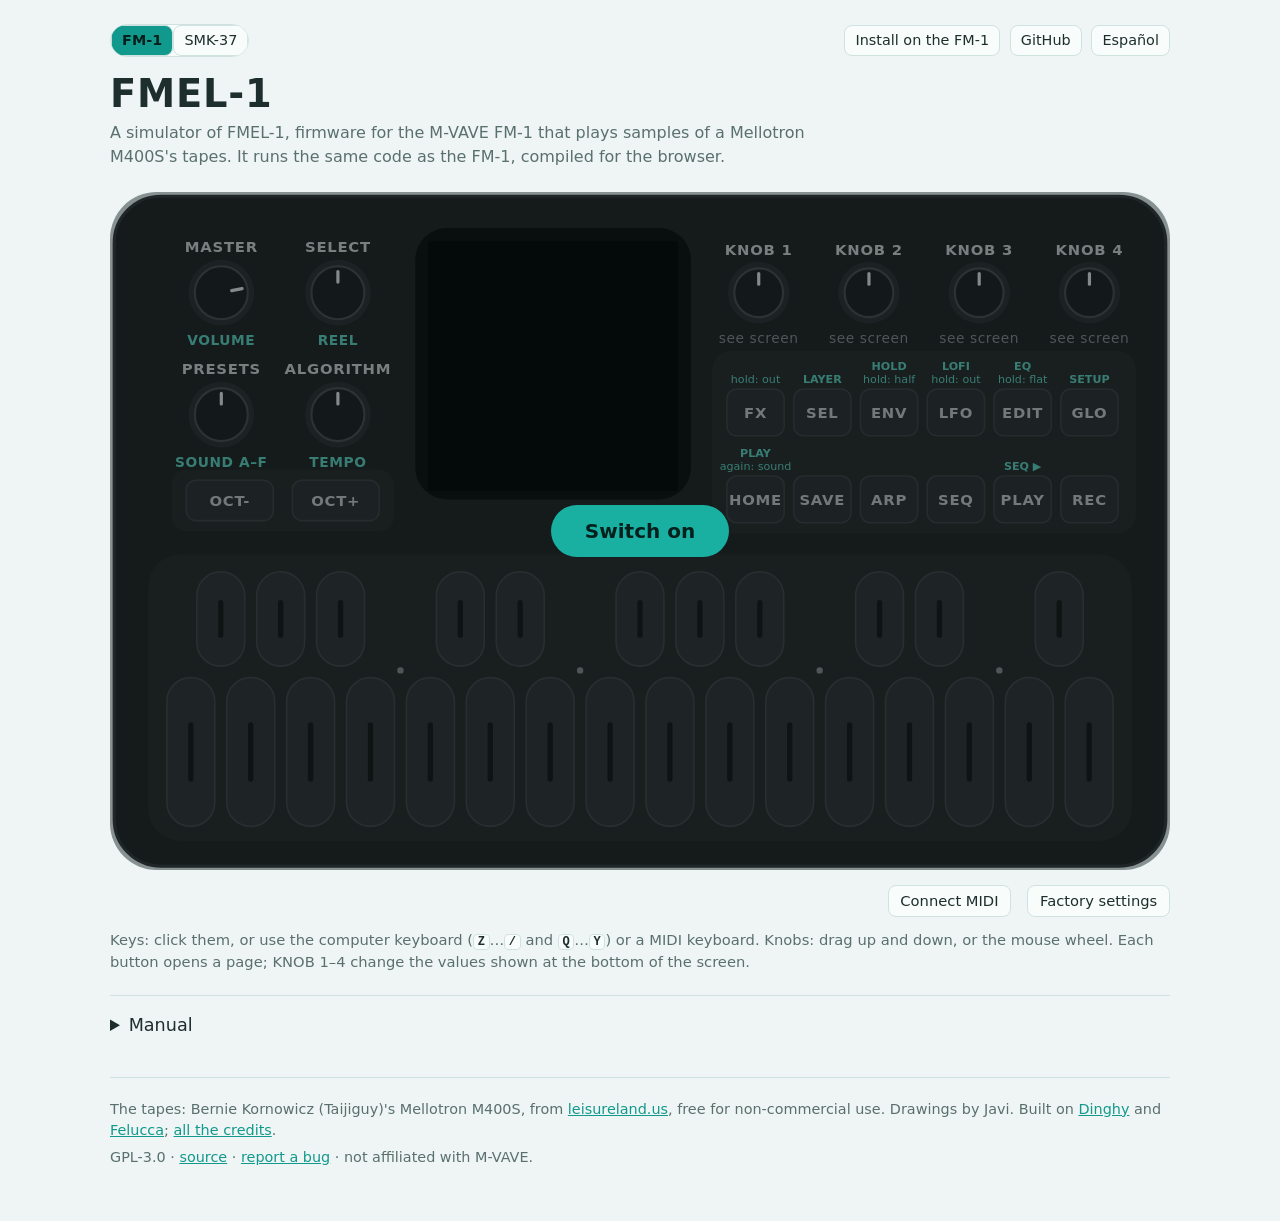
<file: web/emu/index.html>
<!doctype html>
<html lang="en">
<head>
<meta charset="utf-8">
<meta name="viewport" content="width=device-width, initial-scale=1">
<title>FMEL-1 simulator</title>
<meta name="description" content="Simulator of FMEL-1, firmware for the M-VAVE FM-1 that plays Mellotron M400S tape samples. Same code as the FM-1, compiled for the browser.">
<meta property="og:type" content="website">
<meta property="og:title" content="FMEL-1 simulator">
<meta property="og:description" content="Firmware for the M-VAVE FM-1 that plays Mellotron M400S tape samples, running in the browser.">
<meta property="og:url" content="https://antonioaltea.github.io/fmel-1/">
<meta property="og:image" content="https://antonioaltea.github.io/fmel-1/img/og.png">
<meta property="og:image:width" content="1200">
<meta property="og:image:height" content="630">
<meta name="twitter:card" content="summary_large_image">
<link rel="icon" href="img/icon.png">
<script>   /* the language before anything is drawn: the one chosen, else the browser's (Spanish or English) */
try {
  const l = localStorage.getItem("mel-lang") || (/^es\b/i.test(navigator.language || "") ? "es" : "en");
  if (l === "es") document.documentElement.lang = "es";
} catch (e) {}
</script>
<style>
:root { --ground: #eef5f4; --ink: #1d2e2c; --muted: #5a706d; --rule: #d0e2df; --card: #f8fcfb; --accent: #12998d; color-scheme: light; }
@media (prefers-color-scheme: dark) {
  :root:not([data-theme="light"]) { --ground: #0f1716; --ink: #e4f1ef; --muted: #91aaa6; --rule: #253432; --card: #162220; --accent: #4fd3c5; color-scheme: dark; }
}
:root[data-theme="dark"] { --ground: #0f1716; --ink: #e4f1ef; --muted: #91aaa6; --rule: #253432; --card: #162220; --accent: #4fd3c5; color-scheme: dark; }
* { box-sizing: border-box; }
body { background: var(--ground); color: var(--ink); margin: 0; padding: 24px 16px 48px;
       font: 400 16px/1.5 system-ui, -apple-system, "Segoe UI", Roboto, sans-serif; }
main { max-width: 1060px; margin: 0 auto; }
html[lang="en"] [data-lang="es"], html[lang="es"] [data-lang="en"] { display: none !important; }
a { color: var(--accent); }
.top { display: flex; flex-wrap: wrap; align-items: center; gap: .6rem; margin-bottom: 1rem; }
.top .grow { flex: 1; }
.board { display: inline-flex; border: 1px solid var(--rule); border-radius: 999px; overflow: hidden; background: var(--card); }
.board a { font-size: .9rem; padding: .25em .9em; color: var(--ink); text-decoration: none; border: 0; border-radius: 0; background: none; }
.board a[aria-current="page"] { background: var(--accent); color: #04201d; font-weight: 600; }
.top a, .lang { font: inherit; font-size: .9rem; color: var(--ink); background: var(--card); border: 1px solid var(--rule); border-radius: 8px; padding: .25em .7em; cursor: pointer; text-decoration: none; }
h1 { margin: 0; font-size: 2.4rem; line-height: 1.1; letter-spacing: .02em; }
.intro { color: var(--muted); margin: .4rem 0 1.4rem; max-width: 46rem; }
.device { position: relative; width: 100%; aspect-ratio: 1000 / 640; user-select: none; -webkit-user-select: none; touch-action: none; }
.device svg { position: absolute; inset: 0; width: 100%; height: 100%; }
.device canvas { position: absolute; left: 30%; top: 7.1875%; width: 23.6%; height: 36.875%; image-rendering: pixelated; background: #000; border-radius: 3px; pointer-events: none; }
.ctl { cursor: pointer; }
.knob { cursor: ns-resize; }
.face { transition: fill .05s; }
.lit .face.btn { fill: #109488; }
.lit text.cap { fill: #effffd; }
.cap.bcap { fill: #c9c9cd; }
.fn.bfn { fill: #5fd0c3; }                         /* (on the black silicone) */
.down .face { stroke: #5fd0c3; stroke-width: 3; }
.lit .face.white { fill: #2fb5a8; }
.lit .face.black { fill: #109488; }
.fn.dim { fill: #8a8a90; font-weight: 400; }
.fn { fill: #5fd0c3; font: 600 13px system-ui, sans-serif; letter-spacing: .04em; }
.fn.bfn { font-size: 10.5px; letter-spacing: 0; }
.fn.hold { font-weight: 400; }
.cap { fill: #d4d4d7; font: 600 15px system-ui, sans-serif; letter-spacing: .05em; pointer-events: none; }
.start { position: absolute; inset: 0; display: grid; place-items: center; background: rgba(10, 24, 22, .45); border-radius: 4.4% / 6.9%; }
.start[hidden] { display: none; }
.start button { font: 600 1.25rem system-ui, sans-serif; padding: .7em 1.7em; border: 0; border-radius: 999px; background: #19b0a2; color: #04201d; cursor: pointer; }
.start button:disabled { opacity: .6; cursor: progress; }
.bar { display: flex; flex-wrap: wrap; gap: .5rem 1rem; align-items: center; margin-top: .9rem; color: var(--muted); font-size: .92rem; }
.bar button { font: inherit; color: var(--ink); background: var(--card); border: 1px solid var(--rule); border-radius: 8px; padding: .3em .8em; cursor: pointer; }
.bar .grow { flex: 1; }
.help { display: grid; grid-template-columns: repeat(auto-fit, minmax(18rem, 1fr)); gap: 1rem 2rem; margin-top: 1rem; }
.hint { color: var(--muted); font-size: .92rem; margin: .7rem 0 0; }
details.manual { margin-top: 1.4rem; border-top: 1px solid var(--rule); padding-top: 1rem; }
details.manual summary { cursor: pointer; font-size: 1.1rem; }
footer { margin-top: 2.4rem; padding-top: 1rem; border-top: 1px solid var(--rule); color: var(--muted); font-size: .9rem; }
footer p { margin: .3rem 0; }
.hint.touch { display: none; }
@media (pointer: coarse) { .hint.desk { display: none; } .hint.touch { display: block; } }
@media (max-width: 640px) {
  .start button { font-size: 1rem; padding: .55em 1.3em; }
  h1 { font-size: 2rem; }
  .bar #reset { display: none; }
}
.help h2 { font-size: 1.05rem; margin: 0 0 .3rem; }
.help ul { margin: 0; padding-left: 1.1rem; color: var(--muted); }
.help li { margin: .15rem 0; }
.help b { color: var(--ink); }
kbd { font: 600 .82em ui-monospace, Menlo, monospace; background: var(--card); border: 1px solid var(--rule); border-radius: 4px; padding: 0 .3em; color: var(--ink); }
</style>
</head>
<body>
<main>
<nav class="top">
  <nav class="board" aria-label="board"><a aria-current="page" href="./">FM-1</a><a href="smk37.html">SMK-37</a></nav>
  <span class="grow"></span>
  <a href="install/"><span data-lang="en">Install on the FM-1</span><span data-lang="es">Instalar en el FM-1</span></a>
  <a href="https://github.com/AntonioAltea/fmel-1">GitHub</a>
  <button class="lang" id="lang" type="button"><span data-lang="en">Español</span><span data-lang="es">English</span></button>
</nav>

<header>
  <h1>FMEL-1</h1>
  <p class="intro" data-lang="en">A simulator of FMEL-1, firmware for the M-VAVE FM-1 that plays samples of a Mellotron M400S's tapes. It runs the same code as the FM-1, compiled for the browser.</p>
  <p class="intro" data-lang="es">Un simulador de FMEL-1, firmware para el M-VAVE FM-1 que toca muestras de las cintas de un Mellotron M400S. Ejecuta el mismo código que el FM-1, compilado para el navegador.</p>
</header>

<div class="device" id="device">
  <svg id="panel" viewBox="0 0 1000 640" role="application" aria-label="FM-1"></svg>
  <canvas id="screen" width="240" height="240" aria-label="FM-1 screen"></canvas>
  <div class="start" id="start"><button id="go"><span data-lang="en">Switch on</span><span data-lang="es">Encender</span></button></div>
</div>

<div class="bar">
  <span id="status"></span>
  <span class="grow"></span>
  <span id="load" hidden></span>
  <button id="midi" type="button"></button>
  <button id="reset" type="button"><span data-lang="en">Factory settings</span><span data-lang="es">Ajustes de fábrica</span></button>
</div>
<p class="hint desk" data-lang="en">Keys: click them, or use the computer keyboard (<kbd>Z</kbd>…<kbd>/</kbd> and <kbd>Q</kbd>…<kbd>Y</kbd>) or a MIDI keyboard. Knobs: drag up and down, or the mouse wheel. Each button opens a page; KNOB 1–4 change the values shown at the bottom of the screen.</p>
<p class="hint desk" data-lang="es">Teclas: haz clic, o usa el teclado del ordenador (<kbd>Z</kbd>…<kbd>/</kbd> y <kbd>Q</kbd>…<kbd>Y</kbd>) o un teclado MIDI. Knobs: arrastra arriba y abajo, o la rueda del ratón. Cada botón abre una página; KNOB 1–4 cambian los valores de la parte de abajo de la pantalla.</p>

<p class="hint touch" data-lang="en">Knobs: drag up and down. Each button opens a page; KNOB 1–4 change the values shown at the bottom of the screen. In landscape the keys are larger.</p>
<p class="hint touch" data-lang="es">Knobs: arrastra arriba y abajo. Cada botón abre una página; KNOB 1–4 cambian los valores de la parte de abajo de la pantalla. En horizontal las teclas son más grandes.</p>

<details class="manual">
<summary><span data-lang="en">Manual</span><span data-lang="es">Manual</span></summary>
<section class="help" data-lang="en">
  <div>
    <h2>How it is laid out</h2>
    <ul>
      <li>Each button is a <b>section</b>; press it again for its next page (the dots at the top say which). <b>SELECT</b> is your hand on the tape's reel: turn it clockwise and the tape runs faster (higher), the other way slower (lower, darker); the faster you turn, the more, up to 2 semitones; let go and the motor brings it back. A flick of the wrist and the tape catches. (The idea is GHOULBOX's crank.)</li>
      <li>On every page, <b>KNOB 1–4</b> do what the screen's aluminium plate says, with their names and values. On FX pages the fourth is always <b>MIX</b>.</li>
      <li><b>PRESETS</b>: the sound, on any page: A FLUTE, B CHOIR, C CELLO, D VIBES, E SAX, F PIANO (a track selector, as on the M400: it stops at A and at F; the piano: VCSL's Steinway). <b>ALGORITHM</b>: the tempo, on any page.</li>
    </ul>
  </div>
  <div>
    <h2>The sections</h2>
    <ul>
      <li><b>HOME · PLAY</b>: TONE, PITCH (semitones), ATTACK, RELEASE: each sound keeps its own (or one for all: SETUP's second page). Already on PLAY, HOME steps to the next sound.</li>
      <li><b>SEL · LAYER</b>: a second sound over the one PRESETS chose, on another track of the same tape: SOUND (OFF, A, B, C, D, E), MIX (between the two), OCTAVE, DETUNE. On LAYER, SEL again changes the SOUND.</li>
      <li><b>LFO · LOFI</b>: TAPE (WOW, FLUTTER, DRIVE: from clean to fat saturation, as a JHS 424 cassette preamp, HISS) and WEAR (AGE: a copy of a copy, the band narrows and the copying deck adds its flutter; DROPOUT; DRIFT: every key its own tuning, up to ±25 ct; CRUSH: bits and rate).</li>
      <li><b>FX</b>: VIBRATO (RATE, DEPTH, TONE, MIX: half way it is a chorus), ECHO (TIME, REPEATS, TONE, MIX), REVERB (SIZE, TONE, TYPE: HALL, after Felucca's, or PLATE, Dattorro's, MIX).</li>
      <li><b>EDIT · EQ</b>: SPEAKER, Felucca's SPEAKER EQ: FLAT, LOWCUT (the lows below ~110 Hz out) or BASS+ (below ~220 Hz out, and the bass the small speaker cannot play heard through its harmonics); and HIGHCUT (above ~5 kHz out: the tapes end at 5.5 kHz, so the hiss and CRUSH's grit). FLAT for headphones, the line out and USB. <b>Hold EDIT</b> (0.6 s): FLAT; hold it again within 5 s: as it was.</li>
      <li><b>GLO · SETUP</b>: LENGTH (a note lasts as long as you hold it, or 8 s as on an M400), SCREEN (the old-tape look, or clean), COLOUR (the screen's colour, after your FM-1's buttons: MINT, BLUE, PURPLE, ORANGE, GREY, BLACK). The screen explains each one as you turn it. GLO again: SOUNDS, PLAY OWN (each sound its own PLAY, as it comes) or SHARED (one for all), and every sound's PLAY in a table.</li>
      <li><b>ARP</b>: switches it on and opens its page: MODE, RATE, OCTAVES, GATE. <b>SEQ</b>: 16 steps of up to 4 notes: LENGTH, GATE, STEP, SWING.</li>
      <li><b>PLAY</b> starts and stops the sequencer; <b>REC</b> records (stopped: step by step, where <b>SEL</b> is a rest; running: what you play goes into its step); <b>REC</b> held 1 s clears the pattern.</li>
      <li><b>Hold LFO</b> (0.6 s): LOFI out / in. <b>Hold FX</b>: the effects out / in (the echo and the reverb ring out). Each on its own, the EQ stays; the button is lit while its section is in, dark while out, and blinks while you are in its section.</li>
      <li><b>ENV · HOLD</b>: the notes stay; the next chord replaces them. <b>Hold ENV</b> (0.6 s): HALF SPEED, the tape at half speed (an octave down, twice as long), as the M4000D's switch. <b>OCT−/OCT+</b>. <b>SAVE</b> (it also saves by itself).</li>
    </ul>
  </div>
  <div>
    <h2>Computer keyboard</h2>
    <ul>
      <li>Bottom row <kbd>Z</kbd>…<kbd>/</kbd> = white keys F3 to A4, the black ones on <kbd>S</kbd> <kbd>D</kbd> <kbd>F</kbd> <kbd>H</kbd> <kbd>J</kbd> <kbd>L</kbd> <kbd>;</kbd>.</li>
      <li>Top row <kbd>Q</kbd>…<kbd>Y</kbd> = B4 to G5, black ones on <kbd>1</kbd> <kbd>3</kbd> <kbd>4</kbd> <kbd>6</kbd>.</li>
      <li><kbd>Esc</kbd> HOME, <kbd>7</kbd> LOFI, <kbd>8</kbd> FX, <kbd>5</kbd> EQ, <kbd>2</kbd> SETUP, <kbd>9</kbd> ARP, <kbd>0</kbd> SEQ.</li>
      <li><kbd>↑</kbd> <kbd>↓</kbd> sound, <kbd>←</kbd> <kbd>→</kbd> octave, <kbd>Space</kbd> PLAY, <kbd>Enter</kbd> REC, <kbd>Shift</kbd> HOLD, <kbd>Backspace</kbd> LAYER. Hold <kbd>7</kbd> or <kbd>8</kbd> to take LOFI or FX out.</li>
    </ul>
  </div>
  <div>
    <h2>Mouse and MIDI</h2>
    <ul>
      <li>Drag a knob up / down, or use the wheel over it. Drag across the keys for a glissando.</li>
      <li><b>Connect MIDI</b>: a MIDI keyboard plays MEL (any channel), with sustain pedal, mod wheel (vibrato) and pitch bend (the motor, ±2).</li>
      <li>The settings are kept in this browser, as the FM-1 keeps them in its memory.</li>
    </ul>
  </div>
</section>
<section class="help" data-lang="es">
  <div>
    <h2>Cómo está ordenado</h2>
    <ul>
      <li>Cada botón es un <b>apartado</b>; si lo vuelves a pulsar, pasa a su siguiente página (los puntos de arriba dicen en cuál estás). <b>SELECT</b> es tu mano en la bobina de la cinta: hacia la derecha la cinta corre más (más agudo), hacia la izquierda la frenas (más grave y más oscuro); cuanto más rápido giras, más, hasta 2 semitonos; suéltalo y el motor la devuelve. Un golpe de muñeca y la cinta se engancha. (La idea es la manivela de GHOULBOX.)</li>
      <li>En todas las páginas, <b>KNOB 1–4</b> hacen lo que dice la placa de aluminio de la pantalla, con su nombre y su valor. En FX el cuarto es siempre <b>MIX</b>.</li>
      <li><b>PRESETS</b>: el sonido, en cualquier página: A FLUTE, B CHOIR, C CELLO, D VIBES, E SAX, F PIANO (un selector de pistas como el del M400: se para en A y en F; el piano: el Steinway de VCSL). <b>ALGORITHM</b>: el tempo, en cualquier página.</li>
    </ul>
  </div>
  <div>
    <h2>Los apartados</h2>
    <ul>
      <li><b>HOME · PLAY</b>: TONE, PITCH (semitonos), ATTACK, RELEASE: cada sonido guarda los suyos (o unos para todos: segunda página de SETUP). Si ya estás en PLAY, HOME pasa al siguiente sonido.</li>
      <li><b>SEL · LAYER</b>: un segundo sonido encima del de PRESETS, en otra pista de la misma cinta: SOUND (OFF, A, B, C, D, E), MIX (entre los dos), OCTAVE, DETUNE. Ya en LAYER, SEL otra vez cambia el SOUND.</li>
      <li><b>LFO · LOFI</b>: TAPE (WOW, FLUTTER, DRIVE: de limpio a saturación gorda, como un JHS 424 / preamplificador de cassette, HISS) y WEAR (AGE: copia de copia, se estrecha la banda y la copiadora añade su flutter; DROPOUT; DRIFT: cada tecla con su afinación, hasta ±25 ct; CRUSH: bits y frecuencia).</li>
      <li><b>FX</b>: VIBRATO (RATE, DEPTH, TONE, MIX: a mitad es un chorus), ECHO (TIME, REPEATS, TONE, MIX), REVERB (SIZE, TONE, TYPE: HALL, after Felucca's, or PLATE, Dattorro's, MIX).</li>
      <li><b>EDIT · EQ</b>: SPEAKER, el SPEAKER EQ de Felucca: FLAT, LOWCUT (quita los graves por debajo de ~110 Hz) o BASS+ (quita por debajo de ~220 Hz, y los graves que el altavoz pequeño no da se oyen por sus armónicos); y HIGHCUT (quita por encima de ~5 kHz: las cintas acaban en 5,5 kHz, así que el soplido y la arenilla del CRUSH). FLAT para auriculares, la salida de línea y USB. <b>Mantén EDIT</b> (0,6 s): FLAT; mantenlo otra vez antes de 5 s: como estaba.</li>
      <li><b>GLO · SETUP</b>: LENGTH (la nota dura lo que la mantienes, o 8 s como en un M400), SCREEN (pantalla de cinta vieja o limpia), COLOUR (el color de la pantalla, a juego con los botones de tu FM-1: MINT, BLUE, PURPLE, ORANGE, GREY, BLACK). La pantalla explica cada uno al girarlo. GLO otra vez: SOUNDS, PLAY OWN (cada sonido su PLAY, así viene) o SHARED (uno para todos), y el PLAY de cada sonido en una tabla.</li>
      <li><b>ARP</b>: lo enciende y abre su página: MODE, RATE, OCTAVES, GATE. <b>SEQ</b>: 16 pasos de hasta 4 notas: LENGTH, GATE, STEP, SWING.</li>
      <li><b>PLAY</b> arranca y para el secuenciador; <b>REC</b> graba (parado: paso a paso, ahí <b>SEL</b> es un silencio; en marcha: lo que tocas entra en su paso); <b>REC</b> mantenido 1 s borra el patrón.</li>
      <li><b>Mantén LFO</b> (0,6 s): fuera / dentro el LOFI. <b>Mantén FX</b>: fuera / dentro los efectos (el eco y la reverb se apagan solos). Son independientes y el EQ no se toca; el botón está encendido mientras su sección está dentro, apagado cuando está fuera, y parpadea cuando estás en su sección.</li>
      <li><b>ENV · HOLD</b>: las notas se quedan; el siguiente acorde las sustituye. <b>Mantén ENV</b> (0,6 s): HALF SPEED, la cinta a media velocidad (una octava abajo, el doble de larga), como el interruptor del M4000D. <b>OCT−/OCT+</b>. <b>SAVE</b> (también guarda solo).</li>
    </ul>
  </div>
  <div>
    <h2>Teclado del ordenador</h2>
    <ul>
      <li>Fila de abajo <kbd>Z</kbd>…<kbd>/</kbd> = teclas blancas de F3 a A4, con las negras en <kbd>S</kbd> <kbd>D</kbd> <kbd>F</kbd> <kbd>H</kbd> <kbd>J</kbd> <kbd>L</kbd> <kbd>Ñ</kbd>/<kbd>;</kbd>.</li>
      <li>Arriba <kbd>Q</kbd>…<kbd>Y</kbd> = B4 a G5, negras en <kbd>1</kbd> <kbd>3</kbd> <kbd>4</kbd> <kbd>6</kbd>.</li>
      <li><kbd>Esc</kbd> HOME, <kbd>7</kbd> LOFI, <kbd>8</kbd> FX, <kbd>5</kbd> EQ, <kbd>2</kbd> SETUP, <kbd>9</kbd> ARP, <kbd>0</kbd> SEQ.</li>
      <li><kbd>↑</kbd> <kbd>↓</kbd> sonido, <kbd>←</kbd> <kbd>→</kbd> octava, <kbd>Espacio</kbd> PLAY, <kbd>Enter</kbd> REC, <kbd>Shift</kbd> HOLD, <kbd>Retroceso</kbd> LAYER. Mantén <kbd>7</kbd> u <kbd>8</kbd> para sacar LOFI o FX.</li>
    </ul>
  </div>
  <div>
    <h2>Ratón y MIDI</h2>
    <ul>
      <li>Arrastra un knob arriba/abajo o usa la rueda encima. Arrastra por las teclas para un glissando.</li>
      <li><b>Conectar MIDI</b>: un teclado MIDI toca MEL (cualquier canal), con pedal de sustain, rueda de modulación (vibrato) y pitch bend (el motor, ±2).</li>
      <li>Los ajustes se guardan en este navegador, como el FM-1 los guarda en su memoria.</li>
    </ul>
  </div>
</section>
</details>

<footer>
  <p data-lang="en">The tapes: Bernie Kornowicz (Taijiguy)'s Mellotron M400S, from <a href="http://leisureland.us">leisureland.us</a>, free for non-commercial use. Drawings by Javi. Built on <a href="https://github.com/zvenson/dinghy">Dinghy</a> and <a href="https://github.com/hugelton/Felucca">Felucca</a>; <a href="https://github.com/AntonioAltea/fmel-1#credits">all the credits</a>.</p>
  <p data-lang="es">Las cintas: el Mellotron M400S de Bernie Kornowicz (Taijiguy), de <a href="http://leisureland.us">leisureland.us</a>, libres para uso no comercial. Dibujos de Javi. Hecho sobre <a href="https://github.com/zvenson/dinghy">Dinghy</a> y <a href="https://github.com/hugelton/Felucca">Felucca</a>; <a href="https://github.com/AntonioAltea/fmel-1#credits">todos los créditos</a>.</p>
  <p data-lang="en">GPL-3.0 · <a href="https://github.com/AntonioAltea/fmel-1">source</a> · <a href="https://github.com/AntonioAltea/fmel-1/issues">report a bug</a> · not affiliated with M-VAVE.</p>
  <p data-lang="es">GPL-3.0 · <a href="https://github.com/AntonioAltea/fmel-1">código</a> · <a href="https://github.com/AntonioAltea/fmel-1/issues">avisar de un fallo</a> · sin relación con M-VAVE.</p>
</footer>
</main>

<script>
"use strict";
try { localStorage.setItem("mel-board", "fm1"); } catch (e) {}   // (the installer opens on this board)
const NS = "http://www.w3.org/2000/svg";
const BTN = { "OCT-": 0, "OCT+": 1, FX: 2, SEL: 3, ENV: 4, LFO: 5, EDIT: 6, GLO: 7, HOME: 8, SAVE: 9, ARP: 10, SEQ: 11, PLAY: 12, REC: 13 };
const ENC = { SELECT: 0, ALGORITHM: 1, KNOB1: 2, KNOB2: 3, KNOB3: 4, KNOB4: 5, PRESETS: 6 };
let lang = document.documentElement.lang === "es" ? "es" : "en";
const TEXT = {                                  // [what it is, what holding it does] above the buttons; under the knobs
  en: { SELECT: ["REEL"], ALGORITHM: ["TEMPO"], PRESETS: ["SOUND A–F"], MASTER: ["VOLUME"], KNOB: ["see screen"],
        HOME: ["PLAY", "again: sound"], LFO: ["LOFI", "hold: out"], FX: ["", "hold: out"], EDIT: ["EQ", "hold: flat"],
        GLO: ["SETUP"], ENV: ["HOLD", "hold: half"], SEL: ["LAYER"], PLAY: ["SEQ ▶"], REC: [""],
        off: "", loading: "Loading the tapes…",
        on: "On. Play with the mouse, the keyboard or a MIDI keyboard.", fail: "Could not start: ", error: "Error: ",
        midi: "Connect MIDI", midiOn: "MIDI connected", noMidi: "This browser has no Web MIDI (try Chrome or Edge).",
        midiNone: "MIDI connected, but there is no MIDI keyboard.", midiNo: "MIDI not allowed: ", key: "key" },
  es: { SELECT: ["BOBINA"], ALGORITHM: ["TEMPO"], PRESETS: ["SONIDO A–F"], MASTER: ["VOLUMEN"], KNOB: ["ver pantalla"],
        HOME: ["PLAY", "otra: sonido"], LFO: ["LOFI", "mant: fuera"], FX: ["", "mant: fuera"], EDIT: ["EQ", "mant: plano"],
        GLO: ["SETUP"], ENV: ["HOLD", "mant: half"], SEL: ["LAYER"], PLAY: ["SEQ ▶"], REC: ["GRABAR"],
        off: "", loading: "Cargando las cintas…",
        on: "Encendido. Toca con el ratón, el teclado o un teclado MIDI.", fail: "No ha podido arrancar: ", error: "Error: ",
        midi: "Conectar MIDI", midiOn: "MIDI conectado", noMidi: "Este navegador no tiene Web MIDI (prueba Chrome o Edge).",
        midiNone: "MIDI conectado, pero no hay ningún teclado MIDI.", midiNo: "MIDI no permitido: ", key: "tecla" },
};
const t = (k) => TEXT[lang][k];
const WHITE_K = [0, 2, 4, 6, 7, 9, 11, 12, 14, 16, 18, 19, 21, 23, 24, 26];   // F3 G3 A3 B3 C4 ... G5
const BLACK_K = [1, 3, 5, 8, 10, 13, 15, 17, 20, 22, 25];
const BLACK_AFTER = [0, 1, 2, 4, 5, 7, 8, 9, 11, 12, 14];                     // the white key each black one follows
const STORE = "mel-emu-settings";

const svg = document.getElementById("panel");
function el(tag, attrs, parent = svg) {
  const e = document.createElementNS(NS, tag);
  for (const [k, v] of Object.entries(attrs)) e.setAttribute(k, v);
  parent.appendChild(e);
  return e;
}
function label(parent, x, y, s, cls = "cap", size) {
  const e = el("text", { x, y, "text-anchor": "middle", class: cls }, parent);
  if (size) e.style.fontSize = size + "px";
  e.textContent = s;
  return e;
}
const texts = [];                               // the labels that change with the language: [element, key, line, y alone]
function textLabel(parent, x, y, key, line, cls, yAlone = y) {
  const e = label(parent, x, y, "", cls);
  texts.push([e, key, line, y, yAlone]);
  return e;
}

// ---------------------------------------------------------------- the panel
el("rect", { x: 4, y: 4, width: 992, height: 632, rx: 44, fill: "#1e1e20", stroke: "#323236", "stroke-width": 3 });   // the FM-1 Black: all black, black silicone
const knobs = {};
function knob(x, y, r, name) {
  const g = el("g", { class: "ctl knob", role: "slider", "aria-label": name });
  el("circle", { cx: x, cy: y, r: r + 6, fill: "#2c2c2f" }, g);
  el("circle", { cx: x, cy: y, r, fill: "#1c1c1e", stroke: "#4a4a4d", "stroke-width": 2, class: "face" }, g);
  const ind = el("line", { x1: x, y1: y - r + 5, x2: x, y2: y - r + 15, stroke: "#e8e6ee", "stroke-width": 3, "stroke-linecap": "round" }, g);
  label(g, x, y - r - 13, name === "KNOB1" ? "KNOB 1" : name === "KNOB2" ? "KNOB 2" : name === "KNOB3" ? "KNOB 3" : name === "KNOB4" ? "KNOB 4" : name, "cap", 14);
  if (name.startsWith("KNOB")) textLabel(g, x, y + r + 24, "KNOB", 0, "fn dim");
  else textLabel(g, x, y + r + 24, name, 0, "fn");
  el("circle", { cx: x, cy: y, r: r + 16, fill: "transparent" }, g);
  knobs[name] = { g, ind, x, y, angle: 0 };
  return knobs[name];
}
knob(105, 95, 25, "MASTER");
knob(215, 95, 25, "SELECT");
knob(105, 210, 25, "PRESETS");
knob(215, 210, 25, "ALGORITHM");
for (let i = 0; i < 4; i++) knob(612 + i * 104, 95, 23, `KNOB${i + 1}`);

const buttons = {};
function button(x, y, w, h, name) {
  const g = el("g", { class: "ctl", role: "button", "aria-label": name });
  el("rect", { x, y, width: w, height: h, rx: 9, fill: "#2c2c2f", stroke: "#3e3e43", "stroke-width": 1.5, class: "face btn" }, g);
  label(g, x + w / 2, y + h / 2 + 5, name, "cap bcap", 14);
  if (TEXT.en[name]) {                          // two short lines over it: what it is, what holding it does
    textLabel(g, x + w / 2, y - 18, name, 0, "fn bfn", y - 6);   // (alone: just over the button)
    textLabel(g, x + w / 2, y - 6, name, 1, "fn bfn hold");
  }
  buttons[name] = { g, id: BTN[name] };
}
el("rect", { x: 58, y: 262, width: 210, height: 58, rx: 14, fill: "#262628" });
button(72, 272, 82, 38, "OCT-");
button(172, 272, 82, 38, "OCT+");
el("rect", { x: 288, y: 34, width: 260, height: 256, rx: 30, fill: "#080909" });
el("rect", { x: 568, y: 150, width: 400, height: 172, rx: 18, fill: "#262628" });
const ROW1 = ["FX", "SEL", "ENV", "LFO", "EDIT", "GLO"], ROW2 = ["HOME", "SAVE", "ARP", "SEQ", "PLAY", "REC"];
for (let i = 0; i < 6; i++) { button(582 + i * 63, 186, 54, 44, ROW1[i]); button(582 + i * 63, 268, 54, 44, ROW2[i]); }

const keys = [];
function slit(g, cx, y, h) {                    // the dark groove down the middle of every key, as on the real one
  el("rect", { x: cx - 2.5, y: y + h * 0.3, width: 5, height: h * 0.4, rx: 2.5, fill: "#121214", "pointer-events": "none" }, g);
}
(function keybed(x0, y0, w, h) {
  el("rect", { x: x0, y: y0, width: w, height: h, rx: 30, fill: "#262628" });
  const pitch = (w - 24) / 16, kw = pitch * 0.8;
  WHITE_K.forEach((k, i) => {
    const g = el("g", { class: "ctl", role: "button", "aria-label": `key ${k}` });
    el("rect", { x: x0 + 12 + i * pitch + (pitch - kw) / 2, y: y0 + h * 0.43, width: kw, height: h * 0.52, rx: kw / 2, fill: "#2f2f32", stroke: "#434348", "stroke-width": 1.5, class: "face white" }, g);
    slit(g, x0 + 12 + i * pitch + pitch / 2, y0 + h * 0.43, h * 0.52);
    g.dataset.key = k;
    keys[k] = g;
  });
  BLACK_AFTER.forEach((a, j) => {
    const g = el("g", { class: "ctl", role: "button", "aria-label": `key ${BLACK_K[j]}` });
    el("rect", { x: x0 + 12 + (a + 1) * pitch - kw / 2, y: y0 + h * 0.06, width: kw, height: h * 0.33, rx: kw / 2, fill: "#2f2f32", stroke: "#434348", "stroke-width": 1.5, class: "face black" }, g);
    slit(g, x0 + 12 + (a + 1) * pitch, y0 + h * 0.06, h * 0.33);
    g.dataset.key = BLACK_K[j];
    keys[BLACK_K[j]] = g;
  });
  [4, 7, 11, 14].forEach((i) => el("circle", { cx: x0 + 12 + i * pitch, cy: y0 + h * 0.405, r: 3, fill: "#8a8a90" }));   // the octave dots (B|C, E|F)
})(36, 342, 928, 270);

// ---------------------------------------------------------------- the language
const statusEl = document.getElementById("status"), loadEl = document.getElementById("load");
let statusKey = "off", statusExtra = "", midiOn = false;
function status(key, extra = "") { statusKey = key; statusExtra = extra; statusEl.textContent = t(key) + extra; }
function applyLang() {
  document.documentElement.lang = lang;
  document.title = lang === "es" ? "Simulador de FMEL-1" : "FMEL-1 simulator";
  for (const [e, key, line, y, yAlone] of texts) {
    const lines = TEXT[lang][key] || [];
    e.textContent = lines[line] || "";
    e.setAttribute("y", lines[1] ? y : yAlone);
  }
  document.getElementById("midi").textContent = t(midiOn ? "midiOn" : "midi");
  if (statusKey) statusEl.textContent = t(statusKey) + statusExtra;
}
document.getElementById("lang").addEventListener("click", () => {
  lang = lang === "es" ? "en" : "es";
  try { localStorage.setItem("mel-lang", lang); } catch (e) {}
  applyLang();
});
applyLang();

// ---------------------------------------------------------------- the device
let node = null, ctx = null, master = 800;
const send = (m) => node && node.port.postMessage(m);
let keyMask = 0;
const keySources = new Map();                    // key -> set of sources holding it (pointer ids, keyboard codes)
function keyHold(k, src, down) {
  let s = keySources.get(k);
  if (!s) keySources.set(k, (s = new Set()));
  if (down) s.add(src); else s.delete(src);
  const was = keyMask;
  keyMask = s.size ? keyMask | (1 << k) : keyMask & ~(1 << k);
  if (keyMask !== was) { send({ type: "keys", mask: keyMask }); keys[k].classList.toggle("down", !!s.size); }
}
function buttonSet(name, down) {
  const b = buttons[name];
  if (!b) return;
  b.g.classList.toggle("down", down);
  send({ type: "button", id: b.id, down });
}
function turn(name, n) {
  const k = knobs[name];
  if (!k || !n) return;
  k.angle = (k.angle + n * 15) % 360;
  k.ind.setAttribute("transform", `rotate(${k.angle} ${k.x} ${k.y})`);
  send({ type: "enc", id: ENC[name], n });
}
function setMaster(v) {
  master = Math.max(0, Math.min(1023, Math.round(v)));
  const k = knobs.MASTER;
  k.ind.setAttribute("transform", `rotate(${(master / 1023) * 280 - 140} ${k.x} ${k.y})`);
  send({ type: "master", value: master });
  try { localStorage.setItem("mel-emu-master", master); } catch (e) {}
}

// knobs: drag up / down, or the wheel
for (const [name, k] of Object.entries(knobs)) {
  let y0 = 0, acc = 0, id = null;
  k.g.addEventListener("pointerdown", (e) => { id = e.pointerId; y0 = e.clientY; acc = 0; k.g.setPointerCapture(id); e.preventDefault(); });
  k.g.addEventListener("pointermove", (e) => {
    if (e.pointerId !== id) return;
    const dy = y0 - e.clientY;
    y0 = e.clientY;
    if (name === "MASTER") { setMaster(master + dy * 4); return; }
    acc += dy;
    const n = Math.trunc(acc / 9);
    if (n) { acc -= n * 9; turn(name, n); }
  });
  const end = (e) => { if (e.pointerId === id) id = null; };
  k.g.addEventListener("pointerup", end);
  k.g.addEventListener("pointercancel", end);
  k.g.addEventListener("wheel", (e) => {
    e.preventDefault();
    const n = e.deltaY < 0 ? 1 : -1;
    if (name === "MASTER") setMaster(master + n * 32); else turn(name, n);
  }, { passive: false });
}
// buttons
for (const [name, b] of Object.entries(buttons)) {
  b.g.addEventListener("pointerdown", (e) => { b.g.setPointerCapture(e.pointerId); buttonSet(name, true); e.preventDefault(); });
  const up = () => buttonSet(name, false);
  b.g.addEventListener("pointerup", up);
  b.g.addEventListener("pointercancel", up);
}
// keys: press, and slide across them
const pointerKey = new Map();
function keyAt(x, y) {
  const t = document.elementFromPoint(x, y), g = t && t.closest && t.closest("g[data-key]");
  return g ? +g.dataset.key : -1;
}
svg.addEventListener("pointerdown", (e) => {
  const k = keyAt(e.clientX, e.clientY);
  if (k < 0) return;
  e.preventDefault();
  svg.setPointerCapture(e.pointerId);
  pointerKey.set(e.pointerId, k);
  keyHold(k, "p" + e.pointerId, true);
});
svg.addEventListener("pointermove", (e) => {
  if (!pointerKey.has(e.pointerId)) return;
  const k = keyAt(e.clientX, e.clientY), was = pointerKey.get(e.pointerId);
  if (k !== was && k >= 0) { keyHold(was, "p" + e.pointerId, false); keyHold(k, "p" + e.pointerId, true); pointerKey.set(e.pointerId, k); }
});
const pointerEnd = (e) => {
  if (!pointerKey.has(e.pointerId)) return;
  keyHold(pointerKey.get(e.pointerId), "p" + e.pointerId, false);
  pointerKey.delete(e.pointerId);
};
svg.addEventListener("pointerup", pointerEnd);
svg.addEventListener("pointercancel", pointerEnd);

// the computer keyboard (by position: works on any layout)
const KEYMAP = {
  KeyZ: 0, KeyS: 1, KeyX: 2, KeyD: 3, KeyC: 4, KeyF: 5, KeyV: 6, KeyB: 7, KeyH: 8, KeyN: 9, KeyJ: 10, KeyM: 11,
  Comma: 12, KeyL: 13, Period: 14, Semicolon: 15, Slash: 16, Digit1: 17, KeyQ: 18, KeyW: 19, Digit3: 20, KeyE: 21,
  Digit4: 22, KeyR: 23, KeyT: 24, Digit6: 25, KeyY: 26,
};
const KEYBTN = { Space: "PLAY", Enter: "REC", Escape: "HOME", Digit9: "ARP", Digit0: "SEQ", Digit7: "LFO", Digit8: "FX", Digit5: "EDIT", Digit2: "GLO", ShiftLeft: "ENV", ShiftRight: "ENV", Backspace: "SEL" };
window.addEventListener("keydown", (e) => {
  if (e.metaKey || e.ctrlKey || e.altKey || !node) return;
  if (e.code in KEYMAP) { if (!e.repeat) keyHold(KEYMAP[e.code], e.code, true); e.preventDefault(); }
  else if (e.code in KEYBTN) { if (!e.repeat) buttonSet(KEYBTN[e.code], true); e.preventDefault(); }
  else if (e.code === "ArrowUp") { turn("PRESETS", 1); e.preventDefault(); }
  else if (e.code === "ArrowDown") { turn("PRESETS", -1); e.preventDefault(); }
  else if (e.code === "ArrowLeft") { if (!e.repeat) buttonSet("OCT-", true); e.preventDefault(); }
  else if (e.code === "ArrowRight") { if (!e.repeat) buttonSet("OCT+", true); e.preventDefault(); }
});
window.addEventListener("keyup", (e) => {
  if (e.code in KEYMAP) keyHold(KEYMAP[e.code], e.code, false);
  else if (e.code in KEYBTN) buttonSet(KEYBTN[e.code], false);
  else if (e.code === "ArrowLeft") buttonSet("OCT-", false);
  else if (e.code === "ArrowRight") buttonSet("OCT+", false);
});
window.addEventListener("blur", () => {
  for (const [k, s] of keySources) for (const src of [...s]) if (!src.startsWith("p")) keyHold(k, src, false);
});

// the screen and the LEDs
const screen = document.getElementById("screen"), sctx = screen.getContext("2d"), img = sctx.createImageData(240, 240);
function drawScreen(fb) {
  const d = img.data;
  for (let i = 0, j = 0; i < fb.length; i++, j += 4) {
    const c = fb[i];
    d[j] = ((c >> 11) * 527 + 23) >> 6;
    d[j + 1] = (((c >> 5) & 63) * 259 + 33) >> 6;
    d[j + 2] = ((c & 31) * 527 + 23) >> 6;
    d[j + 3] = 255;
  }
  sctx.putImageData(img, 0, 0);
}
function drawLeds([lo, hi]) {
  for (const b of Object.values(buttons)) b.g.classList.toggle("lit", !!((lo >>> b.id) & 1));
  for (let k = 0; k < 27; k++) {
    const id = 14 + k, on = id < 32 ? (lo >>> id) & 1 : (hi >>> (id - 32)) & 1;
    keys[k].classList.toggle("lit", !!on);
  }
}

// ---------------------------------------------------------------- switching on
function savedSettings() {
  try { const s = JSON.parse(localStorage.getItem(STORE) || "null"); return Array.isArray(s) ? s : null; } catch (e) { return null; }
}
async function start() {
  const go = document.getElementById("go");
  go.disabled = true;
  status("loading");
  try {
    ctx = new AudioContext({ sampleRate: 44100, latencyHint: "interactive" });
    await ctx.audioWorklet.addModule("worklet.js");
    const wasm = await (await fetch("mel.wasm", { cache: "no-cache" })).arrayBuffer();   // (asked again: a new build is never an old copy)
    node = new AudioWorkletNode(ctx, "mel", { numberOfInputs: 0, numberOfOutputs: 1, outputChannelCount: [2] });
    node.connect(ctx.destination);
    try { const m = +localStorage.getItem("mel-emu-master"); if (m > 0) master = m; } catch (e) {}
    node.port.onmessage = (e) => {
      const m = e.data;
      if (m.type === "ready") {
        document.getElementById("start").hidden = true;
        status("on");
        setMaster(master);
      } else if (m.type === "error") {
        status("error", m.message);
      } else if (m.type === "frame") {
        if (m.fb) drawScreen(m.fb);
        if (m.leds) drawLeds(m.leds);
        if (m.settings) { try { localStorage.setItem(STORE, JSON.stringify(m.settings)); } catch (err) {} }
        if (m.load !== undefined) loadEl.textContent = `CPU ${(m.load * 100).toFixed(0)} %`;
      }
    };
    node.port.postMessage({ type: "load", wasm, settings: savedSettings(), master }, [wasm]);
    await ctx.resume();
  } catch (err) {
    status("fail", err.message);
    go.disabled = false;
  }
}
document.getElementById("go").addEventListener("click", start);
document.getElementById("reset").addEventListener("click", () => {
  try { localStorage.removeItem(STORE); } catch (e) {}
  location.reload();
});

// MIDI in
document.getElementById("midi").addEventListener("click", async (ev) => {
  if (!navigator.requestMIDIAccess) { status("noMidi"); return; }
  try {
    const access = await navigator.requestMIDIAccess();
    const hook = () => {
      const names = [];
      for (const input of access.inputs.values()) {
        input.onmidimessage = (m) => { const [a, b = 0, c = 0] = m.data; if (a < 0xF0) send({ type: "midi", data: [a, b, c] }); };
        names.push(input.name);
      }
      if (names.length) { statusKey = ""; statusEl.textContent = "MIDI: " + names.join(", "); } else status("midiNone");
    };
    access.onstatechange = hook;
    hook();
    midiOn = true;
    applyLang();
  } catch (err) {
    status("midiNo", err.message);
  }
});
setMaster(master);
</script>
</body>
</html>
</file>
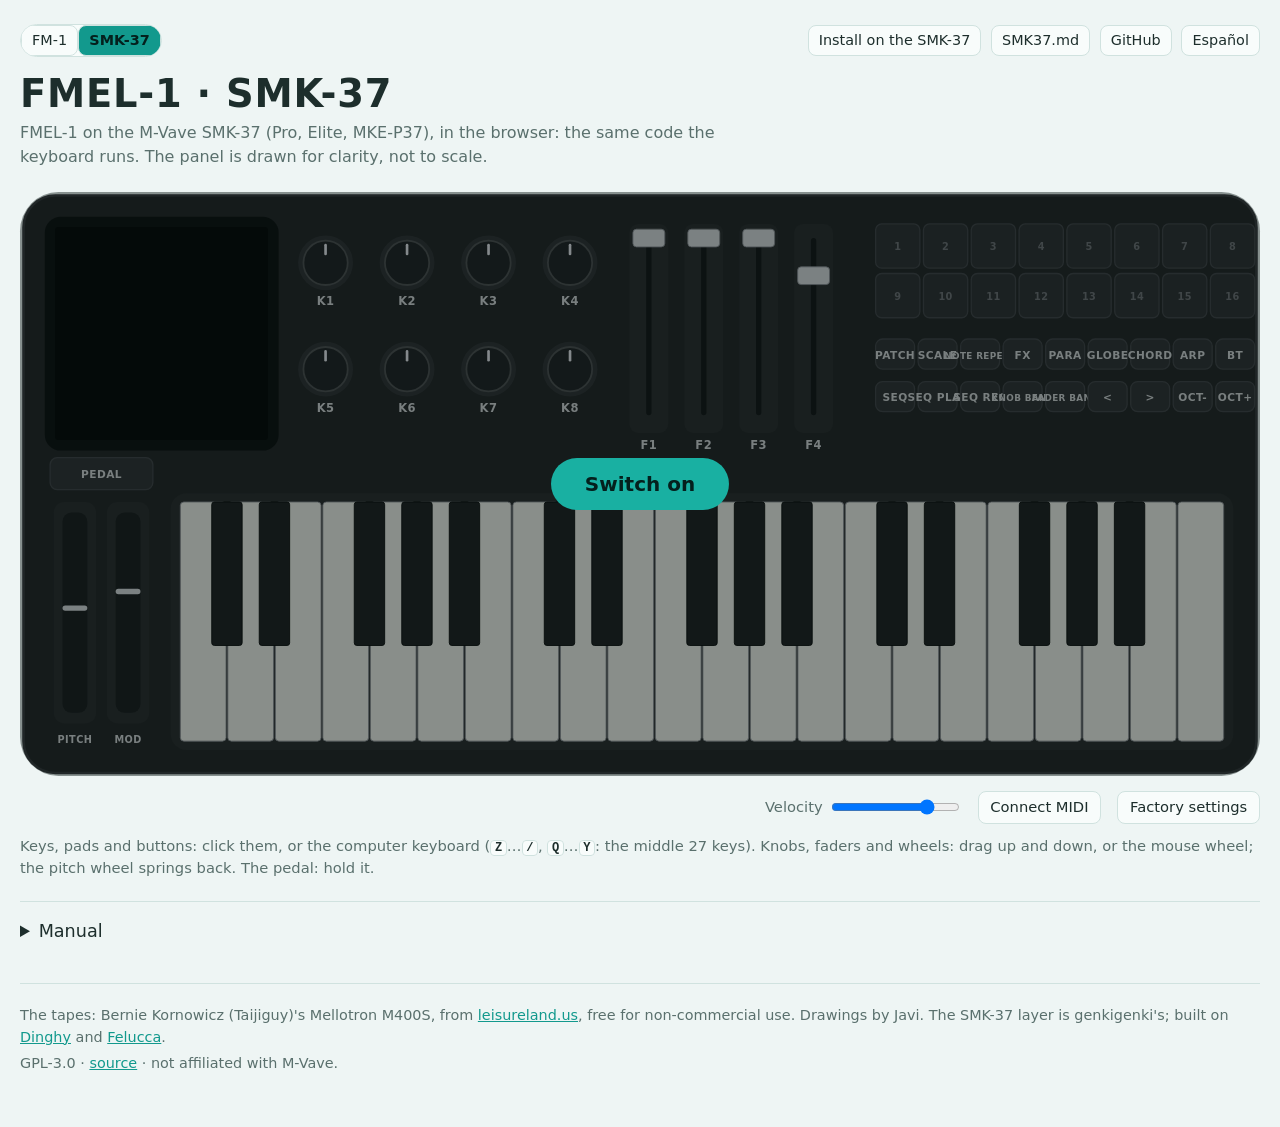
<file: web/emu/smk37.html>
<!doctype html>
<html lang="en">
<head>
<meta charset="utf-8">
<meta name="viewport" content="width=device-width, initial-scale=1">
<title>FMEL-1 on the SMK-37</title>
<meta name="description" content="Simulator of FMEL-1 on the M-Vave SMK-37: the same code as the keyboard runs, compiled for the browser.">
<link rel="icon" href="img/icon.png">
<script>   /* the language before anything is drawn: the one chosen, else the browser's (Spanish or English) */
try {
  const l = localStorage.getItem("mel-lang") || (/^es\b/i.test(navigator.language || "") ? "es" : "en");
  if (l === "es") document.documentElement.lang = "es";
} catch (e) {}
</script>
<style>
:root { --ground: #eef5f4; --ink: #1d2e2c; --muted: #5a706d; --rule: #d0e2df; --card: #f8fcfb; --accent: #12998d; color-scheme: light; }
@media (prefers-color-scheme: dark) {
  :root:not([data-theme="light"]) { --ground: #0f1716; --ink: #e4f1ef; --muted: #91aaa6; --rule: #253432; --card: #162220; --accent: #4fd3c5; color-scheme: dark; }
}
:root[data-theme="dark"] { --ground: #0f1716; --ink: #e4f1ef; --muted: #91aaa6; --rule: #253432; --card: #162220; --accent: #4fd3c5; color-scheme: dark; }
* { box-sizing: border-box; }
body { background: var(--ground); color: var(--ink); margin: 0; padding: 24px 16px 48px;
       font: 400 16px/1.5 system-ui, -apple-system, "Segoe UI", Roboto, sans-serif; }
main { max-width: 1240px; margin: 0 auto; }
html[lang="en"] [data-lang="es"], html[lang="es"] [data-lang="en"] { display: none !important; }
a { color: var(--accent); }
.top { display: flex; flex-wrap: wrap; align-items: center; gap: .6rem; margin-bottom: 1rem; }
.top .grow { flex: 1; }
.board { display: inline-flex; border: 1px solid var(--rule); border-radius: 999px; overflow: hidden; background: var(--card); }
.board a { font-size: .9rem; padding: .25em .9em; color: var(--ink); text-decoration: none; border: 0; border-radius: 0; background: none; }
.board a[aria-current="page"] { background: var(--accent); color: #04201d; font-weight: 600; }
.top a, .lang { font: inherit; font-size: .9rem; color: var(--ink); background: var(--card); border: 1px solid var(--rule); border-radius: 8px; padding: .25em .7em; cursor: pointer; text-decoration: none; }
h1 { margin: 0; font-size: 2.4rem; line-height: 1.1; letter-spacing: .02em; }
.intro { color: var(--muted); margin: .4rem 0 1.4rem; max-width: 46rem; }
.device { position: relative; width: 100%; aspect-ratio: 1400 / 660; user-select: none; -webkit-user-select: none; touch-action: none; }
.device svg { position: absolute; inset: 0; width: 100%; height: 100%; }
.device canvas { position: absolute; left: 2.857%; top: 6.061%; width: 17.143%; height: 36.364%; image-rendering: pixelated; background: #000; border-radius: 3px; pointer-events: none; }
.ctl { cursor: pointer; }
.knob { cursor: ns-resize; }
.fader, .wheel { cursor: ns-resize; }
.face { transition: fill .05s; }
.lit .face.btn { fill: #109488; }
.lit text.cap { fill: #effffd; }
.down .face { stroke: #5fd0c3; stroke-width: 3; }
.down .face.white { fill: #c9ece8; }
.down .face.black { fill: #2a6f68; }
.cap { fill: #d4d4d7; font: 600 13px system-ui, sans-serif; letter-spacing: .04em; pointer-events: none; }
.start { position: absolute; inset: 0; display: grid; place-items: center; background: rgba(10, 24, 22, .45); border-radius: 3.1% / 6.7%; }
.start[hidden] { display: none; }
.start button { font: 600 1.25rem system-ui, sans-serif; padding: .7em 1.7em; border: 0; border-radius: 999px; background: #19b0a2; color: #04201d; cursor: pointer; }
.start button:disabled { opacity: .6; cursor: progress; }
.bar { display: flex; flex-wrap: wrap; gap: .5rem 1rem; align-items: center; margin-top: .9rem; color: var(--muted); font-size: .92rem; }
.bar button { font: inherit; color: var(--ink); background: var(--card); border: 1px solid var(--rule); border-radius: 8px; padding: .3em .8em; cursor: pointer; }
.bar .grow { flex: 1; }
.bar label { display: inline-flex; gap: .4em; align-items: center; }
.hint { color: var(--muted); font-size: .92rem; margin: .7rem 0 0; }
kbd { font: 600 .82em ui-monospace, Menlo, monospace; background: var(--card); border: 1px solid var(--rule); border-radius: 4px; padding: 0 .3em; color: var(--ink); }
details.manual { margin-top: 1.4rem; border-top: 1px solid var(--rule); padding-top: 1rem; }
details.manual summary { cursor: pointer; font-size: 1.1rem; }
.manual table { border-collapse: collapse; margin: .8rem 0; width: 100%; font-size: .92rem; }
.manual th, .manual td { text-align: left; vertical-align: top; padding: .3rem .6rem; border-bottom: 1px solid var(--rule); }
.manual th { width: 32%; color: var(--ink); }
.manual td { color: var(--muted); }
footer { margin-top: 2.4rem; padding-top: 1rem; border-top: 1px solid var(--rule); color: var(--muted); font-size: .9rem; }
footer p { margin: .3rem 0; }
@media (max-width: 640px) { h1 { font-size: 2rem; } .start button { font-size: 1rem; padding: .55em 1.3em; } }
</style>
</head>
<body>
<main>
<nav class="top">
  <nav class="board" aria-label="board"><a href="./">FM-1</a><a aria-current="page" href="smk37.html">SMK-37</a></nav>
  <span class="grow"></span>
  <a href="install/?board=smk37"><span data-lang="en">Install on the SMK-37</span><span data-lang="es">Instalar en el SMK-37</span></a>
  <a href="https://github.com/AntonioAltea/fmel-1/blob/main/SMK37.md">SMK37.md</a>
  <a href="https://github.com/AntonioAltea/fmel-1">GitHub</a>
  <button class="lang" id="lang" type="button"><span data-lang="en">Español</span><span data-lang="es">English</span></button>
</nav>

<header>
  <h1>FMEL-1 · SMK-37</h1>
  <p class="intro" data-lang="en">FMEL-1 on the M-Vave SMK-37 (Pro, Elite, MKE-P37), in the browser: the same code the keyboard runs. The panel is drawn for clarity, not to scale.</p>
  <p class="intro" data-lang="es">FMEL-1 en el M-Vave SMK-37 (Pro, Elite, MKE-P37), en el navegador: el mismo código que ejecuta el teclado. El panel está dibujado para entenderse, no a escala.</p>
</header>

<div class="device" id="device">
  <svg id="panel" viewBox="0 0 1400 660" role="application" aria-label="SMK-37"></svg>
  <canvas id="screen" width="240" height="240" aria-label="screen"></canvas>
  <div class="start" id="start"><button id="go"><span data-lang="en">Switch on</span><span data-lang="es">Encender</span></button></div>
</div>

<div class="bar">
  <span id="status"></span>
  <span class="grow"></span>
  <label><span data-lang="en">Velocity</span><span data-lang="es">Velocidad</span> <input id="vel" type="range" min="1" max="127" value="100"></label>
  <span id="load" hidden></span>
  <button id="midi" type="button"></button>
  <button id="reset" type="button"><span data-lang="en">Factory settings</span><span data-lang="es">Ajustes de fábrica</span></button>
</div>
<p class="hint" data-lang="en">Keys, pads and buttons: click them, or the computer keyboard (<kbd>Z</kbd>…<kbd>/</kbd>, <kbd>Q</kbd>…<kbd>Y</kbd>: the middle 27 keys). Knobs, faders and wheels: drag up and down, or the mouse wheel; the pitch wheel springs back. The pedal: hold it.</p>
<p class="hint" data-lang="es">Teclas, pads y botones: haz clic, o el teclado del ordenador (<kbd>Z</kbd>…<kbd>/</kbd>, <kbd>Q</kbd>…<kbd>Y</kbd>: las 27 teclas del medio). Knobs, faders y ruedas: arrastra arriba y abajo, o la rueda del ratón; la rueda de pitch vuelve sola. El pedal: mantenlo.</p>

<details class="manual">
<summary><span data-lang="en">Manual</span><span data-lang="es">Manual</span></summary>
<table data-lang="en"><tr><th>Keys</th><td>all 37, C3..C6; how hard you play is how loud the tape (the SEQ's steps: full level)</td></tr><tr><th>Pads 1–6 (top)</th><td>the sound: A FLUTE, B CHOIR, C CELLO, D VIBES, E SAX, F PIANO</td></tr><tr><th>Pads 9–14 (bottom)</th><td>the layer's sound, the same columns (the lit one again: no layer)</td></tr><tr><th>Pad 7 / 15, held</th><td>only the top row / only the bottom row heard</td></tr><tr><th>Pad 8 / 16</th><td>HOLD / HALF SPEED: a tap switches it; held, it is the other way only while held</td></tr><tr><th>Faders 1–4</th><td>MIX (up: the top row, down: the bottom), how much LOFI, how much FX, VOLUME</td></tr><tr><th>K1 K2 K3 K4</th><td>TONE, the hand on the reel, TEMPO, PITCH</td></tr><tr><th>K5–K8</th><td>the page's four knobs (the plate on the screen)</td></tr><tr><th>< ></th><td>the section's pages, back and on</td></tr><tr><th>FADER BANK</th><td>UNDO the last knob or pad change; again: redone (lit while there is one)</td></tr><tr><th>Wheels, pedal</th><td>pitch: the motor (±2 semitones); mod: the vibrato; the pedal: sustain</td></tr><tr><th>PATCH SCALE NOTE REPEAT FX PARA GLOBE CHORD ARP SEQ SEQ PLAY SEQ REC BT</th><td>the FM-1's HOME SEL LFO FX EDIT GLO ENV ARP SEQ PLAY REC SAVE: the FM-1 simulator's manual applies</td></tr><tr><th>KNOB BANK</th><td>held at power-on: the panel check</td></tr></table>
<table data-lang="es"><tr><th>Teclas</th><td>las 37, C3..C6; cuanto más fuerte tocas, más suena la cinta (los pasos del SEQ: a tope)</td></tr><tr><th>Pads 1–6 (arriba)</th><td>el sonido: A FLUTE, B CHOIR, C CELLO, D VIBES, E SAX, F PIANO</td></tr><tr><th>Pads 9–14 (abajo)</th><td>el sonido de la capa, en las mismas columnas (el encendido otra vez: sin capa)</td></tr><tr><th>Pad 7 / 15, mantenido</th><td>solo se oye la fila de arriba / la de abajo</td></tr><tr><th>Pad 8 / 16</th><td>HOLD / HALF SPEED: un toque lo cambia; mantenido, cambia solo mientras lo mantienes</td></tr><tr><th>Faders 1–4</th><td>MIX (arriba: la fila de arriba, abajo: la de abajo), cuánto LOFI, cuánto FX, VOLUMEN</td></tr><tr><th>K1 K2 K3 K4</th><td>TONE, la mano en la bobina, TEMPO, PITCH</td></tr><tr><th>K5–K8</th><td>los cuatro knobs de la página (la placa de la pantalla)</td></tr><tr><th>< ></th><td>las páginas del apartado, hacia atrás y hacia delante</td></tr><tr><th>FADER BANK</th><td>DESHACER el último cambio de knob o pad; otra vez: rehecho (encendido mientras hay uno)</td></tr><tr><th>Ruedas, pedal</th><td>pitch: el motor (±2 semitonos); mod: el vibrato; el pedal: sustain</td></tr><tr><th>PATCH SCALE NOTE REPEAT FX PARA GLOBE CHORD ARP SEQ SEQ PLAY SEQ REC BT</th><td>los HOME SEL LFO FX EDIT GLO ENV ARP SEQ PLAY REC SAVE del FM-1: vale el manual del simulador del FM-1</td></tr><tr><th>KNOB BANK</th><td>mantenido al encender: la comprobación del panel</td></tr></table>
</details>

<footer>
  <p data-lang="en">The tapes: Bernie Kornowicz (Taijiguy)'s Mellotron M400S, from <a href="http://leisureland.us">leisureland.us</a>, free for non-commercial use. Drawings by Javi. The SMK-37 layer is genkigenki's; built on <a href="https://github.com/zvenson/dinghy">Dinghy</a> and <a href="https://github.com/hugelton/Felucca">Felucca</a>.</p>
  <p data-lang="es">Las cintas: el Mellotron M400S de Bernie Kornowicz (Taijiguy), de <a href="http://leisureland.us">leisureland.us</a>, libres para uso no comercial. Dibujos de Javi. La capa del SMK-37 es de genkigenki; hecho sobre <a href="https://github.com/zvenson/dinghy">Dinghy</a> y <a href="https://github.com/hugelton/Felucca">Felucca</a>.</p>
  <p>GPL-3.0 · <a href="https://github.com/AntonioAltea/fmel-1">source</a> · not affiliated with M-Vave.</p>
</footer>
</main>

<script>
"use strict";
try { localStorage.setItem("mel-board", "smk37"); } catch (e) {}   // (the installer opens on this board)
const NS = "http://www.w3.org/2000/svg";
// platform.c's SMK-37 ids
const BTN = { "KNOB BANK": 0, "FADER BANK": 1, "<": 2, ">": 3, "OCT-": 4, "OCT+": 5, ARP: 6, "NOTE REPEAT": 7, SCALE: 8,
              CHORD: 9, GLOBE: 10, BT: 11, PATCH: 12, PARA: 13, FX: 14, SEQ: 15, "SEQ PLAY": 16, "SEQ REC": 17 };
const NKEY = 37, PITCH_REST = 535, MOD_REST = 620;
let lang = document.documentElement.lang === "es" ? "es" : "en";
const TEXT = {
  en: { off: "", loading: "Loading the tapes…", on: "On.", fail: "Could not start: ", error: "Error: ",
        midi: "Connect MIDI", midiOn: "MIDI connected", noMidi: "This browser has no Web MIDI (try Chrome or Edge).",
        midiNone: "MIDI connected, but there is no MIDI keyboard.", midiNo: "MIDI not allowed: " },
  es: { off: "", loading: "Cargando las cintas…", on: "Encendido.", fail: "No ha podido arrancar: ", error: "Error: ",
        midi: "Conectar MIDI", midiOn: "MIDI conectado", noMidi: "Este navegador no tiene Web MIDI (prueba Chrome o Edge).",
        midiNone: "MIDI conectado, pero no hay ningún teclado MIDI.", midiNo: "MIDI no permitido: " },
};
const t = (k) => TEXT[lang][k];
const STORE = "mel-emu-smk37-settings";

const svg = document.getElementById("panel");
function el(tag, attrs, parent = svg) {
  const e = document.createElementNS(NS, tag);
  for (const [k, v] of Object.entries(attrs)) e.setAttribute(k, v);
  parent.appendChild(e);
  return e;
}
function label(parent, x, y, s, size = 13) {
  const e = el("text", { x, y, "text-anchor": "middle", class: "cap" }, parent);
  e.style.fontSize = size + "px";
  e.textContent = s;
  return e;
}

// ---------------------------------------------------------------- the panel (drawn for clarity, not to scale)
el("rect", { x: 4, y: 4, width: 1392, height: 652, rx: 36, fill: "#1e1e20", stroke: "#323236", "stroke-width": 3 });
el("rect", { x: 28, y: 28, width: 264, height: 264, rx: 18, fill: "#080909" });   // (the screen's bezel)

const knobs = [];
function knob(x, y, i) {
  const g = el("g", { class: "ctl knob", role: "slider", "aria-label": `K${i + 1}` });
  el("circle", { cx: x, cy: y, r: 31, fill: "#2c2c2f" }, g);
  el("circle", { cx: x, cy: y, r: 25, fill: "#1c1c1e", stroke: "#4a4a4d", "stroke-width": 2, class: "face" }, g);
  const ind = el("line", { x1: x, y1: y - 20, x2: x, y2: y - 10, stroke: "#e8e6ee", "stroke-width": 3, "stroke-linecap": "round" }, g);
  label(g, x, y + 48, `K${i + 1}`);
  el("circle", { cx: x, cy: y, r: 40, fill: "transparent" }, g);
  knobs[i] = { g, ind, x, y, angle: 0, id: i };
}
for (let i = 0; i < 8; i++) knob(345 + (i % 4) * 92, i < 4 ? 80 : 200, i);

const faders = [];
function fader(x, i) {
  const g = el("g", { class: "ctl fader", role: "slider", "aria-label": `fader ${i + 1}` });
  el("rect", { x: x - 22, y: 36, width: 44, height: 236, rx: 10, fill: "#262628" }, g);
  el("rect", { x: x - 3, y: 52, width: 6, height: 200, rx: 3, fill: "#0e0e10" }, g);
  const cap = el("rect", { x: x - 18, y: 0, width: 36, height: 20, rx: 4, fill: "#d8d8dc", stroke: "#8a8a90", class: "face" }, g);
  label(g, x, 290, `F${i + 1}`);
  faders[i] = { g, cap, x, value: i === 3 ? 100 : 127, id: i };
}
for (let i = 0; i < 4; i++) fader(710 + i * 62, i);
function faderDraw(f) { f.cap.setAttribute("y", 252 - (f.value / 127) * 200 - 10); }

const pads = [];
function pad(x, y, i) {
  const g = el("g", { class: "ctl", role: "button", "aria-label": `pad ${i + 1}` });
  const face = el("rect", { x, y, width: 50, height: 50, rx: 7, fill: "#2a2a2d", stroke: "#3e3e43", "stroke-width": 1.5, class: "face" }, g);
  label(g, x + 25, y + 30, String(i + 1), 11).style.fill = "#6d6d73";
  pads[i] = { g, face, id: i };
}
for (let i = 0; i < 16; i++) pad(966 + (i % 8) * 54, i < 8 ? 36 : 92, i);

const buttons = {};
function button(x, y, w, name) {
  const g = el("g", { class: "ctl", role: "button", "aria-label": name });
  el("rect", { x, y, width: w, height: 34, rx: 8, fill: "#2c2c2f", stroke: "#3e3e43", "stroke-width": 1.5, class: "face btn" }, g);
  label(g, x + w / 2, y + 22, name, name.length > 8 ? 10 : 12);
  buttons[name] = { g, id: BTN[name] };
}
const BROW1 = ["PATCH", "SCALE", "NOTE REPEAT", "FX", "PARA", "GLOBE", "CHORD", "ARP", "BT"];
const BROW2 = ["SEQ", "SEQ PLAY", "SEQ REC", "KNOB BANK", "FADER BANK", "<", ">", "OCT-", "OCT+"];
BROW1.forEach((n, i) => button(966 + i * 48, 166, 44, n));
BROW2.forEach((n, i) => button(966 + i * 48, 214, 44, n));

const wheels = [];
function wheel(x, i, name) {
  const g = el("g", { class: "ctl wheel", role: "slider", "aria-label": name });
  el("rect", { x: x - 24, y: 350, width: 48, height: 250, rx: 12, fill: "#262628" }, g);
  el("rect", { x: x - 14, y: 362, width: 28, height: 226, rx: 10, fill: "#151517", class: "face" }, g);
  const mark = el("rect", { x: x - 14, y: 0, width: 28, height: 6, rx: 3, fill: "#d8d8dc" }, g);
  label(g, x, 622, name, 11);
  wheels[i] = { g, mark, raw: i ? MOD_REST : PITCH_REST, id: i };
}
wheel(62, 0, "PITCH");
wheel(122, 1, "MOD");
function wheelDraw(w) { w.mark.setAttribute("y", 588 - (w.raw / 1023) * 226 - 3); }

const pedalG = el("g", { class: "ctl", role: "button", "aria-label": "pedal" });
el("rect", { x: 34, y: 300, width: 116, height: 36, rx: 8, fill: "#2c2c2f", stroke: "#3e3e43", "stroke-width": 1.5, class: "face btn" }, pedalG);
label(pedalG, 92, 323, "PEDAL", 12);

// the 37 keys, C3..C6
const keys = [];
const isBlack = (k) => [1, 3, 6, 8, 10].includes(k % 12);
(function keybed(x0, y0, w, h) {
  el("rect", { x: x0, y: y0, width: w, height: h, rx: 18, fill: "#262628" });
  const nw = 22, pitch = (w - 20) / nw;
  let wi = 0;
  const wx = [];
  for (let k = 0; k < NKEY; k++) if (!isBlack(k)) wx[k] = x0 + 10 + wi++ * pitch;
  for (let k = 0; k < NKEY; k++) if (!isBlack(k)) {
    const g = el("g", { class: "ctl", role: "button", "aria-label": `key ${k}` });
    el("rect", { x: wx[k] + 1, y: y0 + 10, width: pitch - 2, height: h - 20, rx: 4, fill: "#f2f0ea", stroke: "#8a8a90", class: "face white" }, g);
    g.dataset.key = k;
    keys[k] = g;
  }
  for (let k = 0; k < NKEY; k++) if (isBlack(k)) {
    const g = el("g", { class: "ctl", role: "button", "aria-label": `key ${k}` });
    el("rect", { x: wx[k - 1] + pitch * 0.68, y: y0 + 10, width: pitch * 0.64, height: (h - 20) * 0.6, rx: 3, fill: "#1a1a1c", stroke: "#000", class: "face black" }, g);
    g.dataset.key = k;
    keys[k] = g;
  }
})(170, 340, 1200, 290);

// ---------------------------------------------------------------- the language
const statusEl = document.getElementById("status"), loadEl = document.getElementById("load");
let statusKey = "off", statusExtra = "", midiOn = false;
function status(key, extra = "") { statusKey = key; statusExtra = extra; statusEl.textContent = t(key) + extra; }
function applyLang() {
  document.documentElement.lang = lang;
  document.getElementById("midi").textContent = t(midiOn ? "midiOn" : "midi");
  if (statusKey) statusEl.textContent = t(statusKey) + statusExtra;
}
document.getElementById("lang").addEventListener("click", () => {
  lang = lang === "es" ? "en" : "es";
  try { localStorage.setItem("mel-lang", lang); } catch (e) {}
  applyLang();
});
applyLang();

// ---------------------------------------------------------------- the device
let node = null, ctx = null;
const send = (m) => node && node.port.postMessage(m);
const velEl = document.getElementById("vel");
let keyLo = 0, keyHi = 0;
const keySources = new Map();
function keyHold(k, src, down) {
  let s = keySources.get(k);
  if (!s) keySources.set(k, (s = new Set()));
  if (down) s.add(src); else s.delete(src);
  const lo = keyLo, hi = keyHi, on = s.size > 0;
  if (k < 32) keyLo = on ? (keyLo | (1 << k)) >>> 0 : (keyLo & ~(1 << k)) >>> 0;
  else keyHi = on ? keyHi | (1 << (k - 32)) : keyHi & ~(1 << (k - 32));
  if (lo !== keyLo || hi !== keyHi) {
    send({ type: "keys37", lo: keyLo, hi: keyHi, vel: +velEl.value });
    keys[k].classList.toggle("down", on);
  }
}
function buttonSet(name, down) {
  const b = buttons[name];
  if (!b) return;
  b.g.classList.toggle("down", down);
  send({ type: "button", id: b.id, down });
}
function padSet(i, down) {
  pads[i].g.classList.toggle("down", down);
  send({ type: "pad", id: i, vel: down ? +velEl.value : 0 });
}
function turn(k, n) {
  if (!n) return;
  k.angle = (k.angle + n * 15) % 360;
  k.ind.setAttribute("transform", `rotate(${k.angle} ${k.x} ${k.y})`);
  send({ type: "enc", id: k.id, n });
}
function faderSet(f, v) {
  f.value = Math.max(0, Math.min(127, Math.round(v)));
  faderDraw(f);
  send({ type: "fader", id: f.id, value: f.value });
}
function wheelSet(w, raw) {
  w.raw = Math.max(0, Math.min(1023, Math.round(raw)));
  wheelDraw(w);
  send({ type: "wheel", id: w.id, value: w.raw });
}
faders.forEach(faderDraw);
wheels.forEach(wheelDraw);

function drag(g, onDy, onEnd) {                  // drag up / down (and the mouse wheel: steps of 1)
  let y0 = 0, id = null;
  g.addEventListener("pointerdown", (e) => { id = e.pointerId; y0 = e.clientY; g.setPointerCapture(id); e.preventDefault(); });
  g.addEventListener("pointermove", (e) => {
    if (e.pointerId !== id) return;
    const r = svg.getBoundingClientRect(), dy = (y0 - e.clientY) * 660 / r.height;
    y0 = e.clientY;
    onDy(dy);
  });
  const end = (e) => { if (e.pointerId === id) { id = null; if (onEnd) onEnd(); } };
  g.addEventListener("pointerup", end);
  g.addEventListener("pointercancel", end);
  g.addEventListener("wheel", (e) => { e.preventDefault(); onDy(e.deltaY < 0 ? 4 : -4, true); }, { passive: false });
}
for (const k of knobs) { let acc = 0; drag(k.g, (dy) => { acc += dy; const n = Math.trunc(acc / 6); if (n) { acc -= n * 6; turn(k, n); } }); }
for (const f of faders) drag(f.g, (dy) => faderSet(f, f.value + dy * 127 / 200));
drag(wheels[0].g, (dy) => wheelSet(wheels[0], wheels[0].raw + dy * 1023 / 226), () => wheelSet(wheels[0], PITCH_REST));   // (it springs back)
drag(wheels[1].g, (dy) => wheelSet(wheels[1], wheels[1].raw - dy * 1023 / 226));                                         // (up = lower raw)
for (const [name, b] of Object.entries(buttons)) {
  b.g.addEventListener("pointerdown", (e) => { b.g.setPointerCapture(e.pointerId); buttonSet(name, true); e.preventDefault(); });
  const up = () => buttonSet(name, false);
  b.g.addEventListener("pointerup", up);
  b.g.addEventListener("pointercancel", up);
}
for (const p of pads) {
  p.g.addEventListener("pointerdown", (e) => { p.g.setPointerCapture(e.pointerId); padSet(p.id, true); e.preventDefault(); });
  const up = () => padSet(p.id, false);
  p.g.addEventListener("pointerup", up);
  p.g.addEventListener("pointercancel", up);
}
function pedal(down) {
  pedalG.classList.toggle("down", down);
  send({ type: "pedal", value: down ? 0 : 1000 });   // (a pedal that reads low when pressed; MEL learns either at power-on)
}
pedalG.addEventListener("pointerdown", (e) => { pedalG.setPointerCapture(e.pointerId); pedal(true); e.preventDefault(); });
pedalG.addEventListener("pointerup", () => pedal(false));
pedalG.addEventListener("pointercancel", () => pedal(false));

// keys: press, and slide across them
const pointerKey = new Map();
function keyAt(x, y) {
  const tg = document.elementFromPoint(x, y), g = tg && tg.closest && tg.closest("g[data-key]");
  return g ? +g.dataset.key : -1;
}
svg.addEventListener("pointerdown", (e) => {
  const k = keyAt(e.clientX, e.clientY);
  if (k < 0) return;
  e.preventDefault();
  svg.setPointerCapture(e.pointerId);
  pointerKey.set(e.pointerId, k);
  keyHold(k, "p" + e.pointerId, true);
});
svg.addEventListener("pointermove", (e) => {
  if (!pointerKey.has(e.pointerId)) return;
  const k = keyAt(e.clientX, e.clientY), was = pointerKey.get(e.pointerId);
  if (k !== was && k >= 0) { keyHold(was, "p" + e.pointerId, false); keyHold(k, "p" + e.pointerId, true); pointerKey.set(e.pointerId, k); }
});
const pointerEnd = (e) => {
  if (!pointerKey.has(e.pointerId)) return;
  keyHold(pointerKey.get(e.pointerId), "p" + e.pointerId, false);
  pointerKey.delete(e.pointerId);
};
svg.addEventListener("pointerup", pointerEnd);
svg.addEventListener("pointercancel", pointerEnd);

// the computer keyboard: the middle 27 keys (F3..G5), as on the FM-1 simulator
const KEYMAP = {
  KeyZ: 0, KeyS: 1, KeyX: 2, KeyD: 3, KeyC: 4, KeyF: 5, KeyV: 6, KeyB: 7, KeyH: 8, KeyN: 9, KeyJ: 10, KeyM: 11,
  Comma: 12, KeyL: 13, Period: 14, Semicolon: 15, Slash: 16, Digit1: 17, KeyQ: 18, KeyW: 19, Digit3: 20, KeyE: 21,
  Digit4: 22, KeyR: 23, KeyT: 24, Digit6: 25, KeyY: 26,
};
window.addEventListener("keydown", (e) => {
  if (e.metaKey || e.ctrlKey || e.altKey || !node) return;
  if (e.code in KEYMAP) { if (!e.repeat) keyHold(5 + KEYMAP[e.code], e.code, true); e.preventDefault(); }
});
window.addEventListener("keyup", (e) => { if (e.code in KEYMAP) keyHold(5 + KEYMAP[e.code], e.code, false); });
window.addEventListener("blur", () => {
  for (const [k, s] of keySources) for (const src of [...s]) if (!src.startsWith("p")) keyHold(k, src, false);
});

// the screen, the LEDs and the pads' colours
const screen = document.getElementById("screen"), sctx = screen.getContext("2d"), img = sctx.createImageData(240, 240);
function drawScreen(fb) {
  const d = img.data;
  for (let i = 0, j = 0; i < fb.length; i++, j += 4) {
    const c = fb[i];
    d[j] = ((c >> 11) * 527 + 23) >> 6;
    d[j + 1] = (((c >> 5) & 63) * 259 + 33) >> 6;
    d[j + 2] = ((c & 31) * 527 + 23) >> 6;
    d[j + 3] = 255;
  }
  sctx.putImageData(img, 0, 0);
}
function drawLeds([lo]) { for (const b of Object.values(buttons)) b.g.classList.toggle("lit", !!((lo >>> b.id) & 1)); }
function drawPads(rgb) {
  rgb.forEach((c, i) => {
    const r = (c >>> 16) & 255, g = (c >>> 8) & 255, b = c & 255;
    pads[i].face.setAttribute("fill", c ? `rgb(${Math.max(r, 42)},${Math.max(g, 42)},${Math.max(b, 45)})` : "#2a2a2d");
  });
}

// ---------------------------------------------------------------- switching on
function savedSettings() {
  try { const s = JSON.parse(localStorage.getItem(STORE) || "null"); return Array.isArray(s) ? s : null; } catch (e) { return null; }
}
async function start() {
  const go = document.getElementById("go");
  go.disabled = true;
  status("loading");
  try {
    ctx = new AudioContext({ sampleRate: 44100, latencyHint: "interactive" });
    await ctx.audioWorklet.addModule("worklet.js");
    const wasm = await (await fetch("mel-smk37.wasm", { cache: "no-cache" })).arrayBuffer();
    node = new AudioWorkletNode(ctx, "mel", { numberOfInputs: 0, numberOfOutputs: 1, outputChannelCount: [2] });
    node.connect(ctx.destination);
    node.port.onmessage = (e) => {
      const m = e.data;
      if (m.type === "ready") {
        document.getElementById("start").hidden = true;
        status("on");
        faders.forEach((f) => send({ type: "fader", id: f.id, value: f.value }));
      } else if (m.type === "error") {
        status("error", m.message);
      } else if (m.type === "frame") {
        if (m.fb) drawScreen(m.fb);
        if (m.leds) drawLeds(m.leds);
        if (m.pads) drawPads(m.pads);
        if (m.settings) { try { localStorage.setItem(STORE, JSON.stringify(m.settings)); } catch (err) {} }
        if (m.load !== undefined) loadEl.textContent = `CPU ${(m.load * 100).toFixed(0)} %`;
      }
    };
    node.port.postMessage({ type: "load", wasm, settings: savedSettings() }, [wasm]);
    await ctx.resume();
  } catch (err) {
    status("fail", err.message);
    go.disabled = false;
  }
}
document.getElementById("go").addEventListener("click", start);
document.getElementById("reset").addEventListener("click", () => {
  try { localStorage.removeItem(STORE); } catch (e) {}
  location.reload();
});

// MIDI in
document.getElementById("midi").addEventListener("click", async () => {
  if (!navigator.requestMIDIAccess) { status("noMidi"); return; }
  try {
    const access = await navigator.requestMIDIAccess();
    const hook = () => {
      const names = [];
      for (const input of access.inputs.values()) {
        input.onmidimessage = (m) => { const [a, b = 0, c = 0] = m.data; if (a < 0xF0) send({ type: "midi", data: [a, b, c] }); };
        names.push(input.name);
      }
      if (names.length) { statusKey = ""; statusEl.textContent = "MIDI: " + names.join(", "); } else status("midiNone");
    };
    access.onstatechange = hook;
    hook();
    midiOn = true;
    applyLang();
  } catch (err) {
    status("midiNo", err.message);
  }
});
</script>
</body>
</html>
</file>
